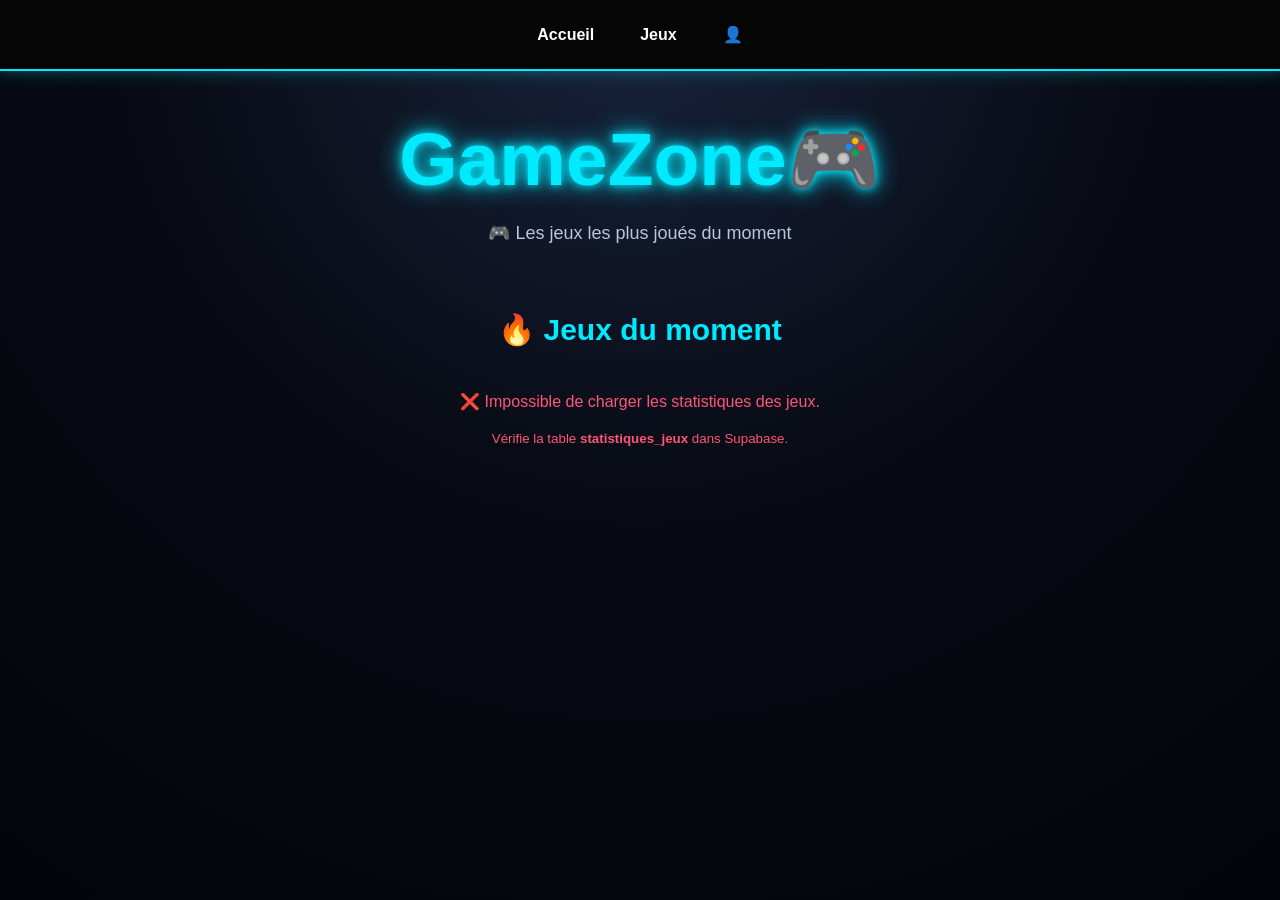
<file: index.html>
<!DOCTYPE html>
<html lang="fr">

<head>

    <meta charset="UTF-8">

    <meta name="viewport"
          content="width=device-width, initial-scale=1.0">

    <title>GameZone🎮</title>

    <style>

        * {
            box-sizing: border-box;
        }

        html,
        body {
            margin: 0;
            padding: 0;
            min-height: 100%;
        }

        body {

            background:
                radial-gradient(
                    circle at top,
                    #18233d 0%,
                    #080b14 45%,
                    #03040a 100%
                );

            color: white;

            font-family: Arial, sans-serif;

            min-height: 100vh;

        }


        /* =====================================================
           NAVIGATION
        ===================================================== */

        nav {

            width: 100%;

            background: #050505;

            border-bottom:
                2px solid #00eaff;

            box-shadow:
                0 0 15px
                rgba(0, 234, 255, 0.35);

            display: flex;

            justify-content: center;

            align-items: center;

            gap: 10px;

            padding: 15px;

            position: sticky;

            top: 0;

            z-index: 1000;

        }


        nav a {

            color: white;

            text-decoration: none;

            font-weight: bold;

            padding: 10px 18px;

            border-radius: 8px;

            transition: 0.2s;

        }


        nav a:hover {

            background: #00eaff;

            color: #050505;

            box-shadow:
                0 0 15px
                rgba(0, 234, 255, 0.7);

        }


        /* =====================================================
           TITRE
        ===================================================== */

        header {

            text-align: center;

            padding: 45px 20px 25px;

        }


        h1 {

            margin: 0;

            font-size:
                clamp(40px, 8vw, 75px);

            color: #00eaff;

            text-shadow:
                0 0 10px #00eaff,
                0 0 25px #00eaff;

        }


        header p {

            color: #b8c7d9;

            font-size: 18px;

        }


        /* =====================================================
           SECTION
        ===================================================== */

        .section-jeux {

            width:
                min(1200px, 94%);

            margin: auto;

            padding-bottom: 50px;

        }


        .titre-section {

            text-align: center;

            font-size: 30px;

            margin-bottom: 25px;

            color: white;

        }


        .titre-section span {

            color: #00eaff;

        }


        /* =====================================================
           CHARGEMENT
        ===================================================== */

        #chargement {

            text-align: center;

            color: #00eaff;

            font-size: 18px;

            padding: 30px;

        }


        /* =====================================================
           GRILLE
        ===================================================== */

        .grille-jeux {

            display: grid;

            grid-template-columns:
                repeat(4, 1fr);

            gap: 20px;

        }


        /* =====================================================
           CARTE
        ===================================================== */

        .jeu {

            background:
                linear-gradient(
                    145deg,
                    #111827,
                    #080b12
                );

            border:
                1px solid
                rgba(0, 234, 255, 0.35);

            border-radius: 16px;

            padding: 20px;

            text-align: center;

            box-shadow:
                0 0 15px
                rgba(0, 234, 255, 0.12);

            transition:
                transform 0.2s,
                box-shadow 0.2s;

            position: relative;

            overflow: hidden;

        }


        .jeu:hover {

            transform:
                translateY(-7px);

            box-shadow:
                0 0 25px
                rgba(0, 234, 255, 0.35);

        }


        /* =====================================================
           CLASSEMENT
        ===================================================== */

        .rang {

            position: absolute;

            top: 10px;

            left: 10px;

            background: #00eaff;

            color: #050505;

            font-weight: bold;

            padding: 5px 9px;

            border-radius: 20px;

            font-size: 13px;

        }


        /* =====================================================
           NOM DU JEU
        ===================================================== */

        .jeu h3 {

            margin-top: 15px;

            margin-bottom: 10px;

            color: #00eaff;

        }


        /* =====================================================
           NOMBRE DE PARTIES
        ===================================================== */

        .parties {

            color: #aebdcc;

            margin-bottom: 18px;

        }


        /* =====================================================
           BOUTON
        ===================================================== */

        .bouton-jouer {

            display: inline-block;

            text-decoration: none;

            color: white;

            background:
                linear-gradient(
                    90deg,
                    #0077ff,
                    #00eaff
                );

            padding: 11px 22px;

            border-radius: 9px;

            font-weight: bold;

            transition: 0.2s;

        }


        .bouton-jouer:hover {

            transform:
                scale(1.05);

            box-shadow:
                0 0 18px
                rgba(0, 234, 255, 0.65);

        }


        /* =====================================================
           ERREUR
        ===================================================== */

        #erreur {

            display: none;

            text-align: center;

            color: #ff5577;

            padding: 20px;

        }


        /* =====================================================
           RESPONSIVE
        ===================================================== */

        @media (max-width: 900px) {

            .grille-jeux {

                grid-template-columns:
                    repeat(2, 1fr);

            }

        }


        @media (max-width: 550px) {

            nav {

                gap: 3px;

                padding: 10px;

            }


            nav a {

                padding: 8px 10px;

                font-size: 14px;

            }


            header {

                padding-top: 30px;

            }


            .grille-jeux {

                grid-template-columns: 1fr;

            }

        }

    </style>

</head>


<body>


    <!-- =====================================================
         NAVIGATION
    ===================================================== -->

    <nav>

        <a href="index.html">
            Accueil
        </a>

        <a href="liste-jeux.html">
            Jeux
        </a>

        <a
            href="compte.html"
            class="icone-compte"
            title="Mon compte"
        >
            👤
        </a>

    </nav>


    <!-- =====================================================
         HEADER
    ===================================================== -->

    <header>

        <h1>
            GameZone🎮
        </h1>

        <p>
            🎮 Les jeux les plus joués du moment
        </p>

    </header>


    <!-- =====================================================
         JEUX DU MOMENT
    ===================================================== -->

    <main class="section-jeux">

        <h2 class="titre-section">

            🔥 <span>Jeux du moment</span>

        </h2>


        <div id="chargement">

            ⏳ Chargement des jeux...

        </div>


        <div
            id="grilleJeux"
            class="grille-jeux"
        >
        </div>


        <div id="erreur">

            ❌ Impossible de charger
            les statistiques des jeux.

        </div>

    </main>


    <!-- =====================================================
         SUPABASE + JEUX DU MOMENT
    ===================================================== -->

    <script>

        /* =====================================================
           CONFIGURATION SUPABASE
        ===================================================== */

        const SUPABASE_URL =
            "https://pxgymcwpbesqyjochwgd.supabase.co";

        const SUPABASE_KEY =
            "sb_publishable_F0af00-z9ZDemm9ch1tIaA_wSNCZb9G";


        /* =====================================================
           CORRESPONDANCE DES JEUX
        ===================================================== */

       const jeux = {

    "Jeu de clics": {

        fichier: "jeux.html",

        emoji: "🎯"

    },

    "Devine le nombre": {

        fichier: "jeux2.html",

        emoji: "🔢"

    },

  

    "Snake": {

        fichier: "jeux4.html",

        emoji: "🐍"

    },

    "Pong": {

        fichier: "jeux5.html",

        emoji: "🏓"

    },

    "Space Invaders": {

        fichier: "jeux6.html",

        emoji: "👾"

    },

    "Flappy Bird": {

        fichier: "jeux7.html",

        emoji: "🐦"

    },

    "Tetris": {

        fichier: "jeux8.html",

        emoji: "🧱"

    }, 
    "racing 3D": {

        fichier: "jeux10.html",

        emoji: "🏎️"

    },
   
    /* =====================================================
       Cube Runner 3D
    ===================================================== */

    "Cube Runner 3D": {

        fichier: "jeux9.html",

        emoji: "🌌"

    }

};


        /* =====================================================
           ELEMENTS HTML
        ===================================================== */

        const chargement =
            document.getElementById(
                "chargement"
            );

        const grille =
            document.getElementById(
                "grilleJeux"
            );

        const erreur =
            document.getElementById(
                "erreur"
            );


        /* =====================================================
           CHARGER LES JEUX DU MOMENT
        ===================================================== */

        async function chargerJeuxDuMoment() {

            console.log(
                "🔄 Chargement de statistiques_jeux..."
            );


            try {

                const url =
                    SUPABASE_URL +
                    "/rest/v1/statistiques_jeux" +
                    "?select=nom_jeu,nombre_parties,ordre" +
                    "&order=nombre_parties.desc";


                console.log(
                    "🌐 URL Supabase :",
                    url
                );


                const resultat =
                    await fetch(
                        url,
                        {

                            method: "GET",

                            headers: {

                                "apikey":
                                    SUPABASE_KEY,

                                "Authorization":
                                    "Bearer " +
                                    SUPABASE_KEY,

                                "Accept":
                                    "application/json"

                            }

                        }
                    );


                console.log(
                    "📡 Réponse Supabase :",
                    resultat.status
                );


                if (!resultat.ok) {

                    const texte =
                        await resultat.text();

                    throw new Error(
                        texte
                    );

                }


                const statistiques =
                    await resultat.json();


                console.log(
                    "📊 Données reçues :",
                    statistiques
                );


                /* =================================================
                   FIN CHARGEMENT
                ================================================= */

                chargement.style.display =
                    "none";


                /* =================================================
                   VERIFIER LES DONNEES
                ================================================= */

                if (
                    !Array.isArray(statistiques) ||
                    statistiques.length === 0
                ) {

                    grille.innerHTML = `

                        <div
                            style="
                                grid-column:1/-1;
                                text-align:center;
                                padding:30px;
                                color:#aebdcc;
                            "
                        >

                            <div
                                style="
                                    font-size:50px;
                                    margin-bottom:15px;
                                "
                            >
                                🎮
                            </div>

                            <h3
                                style="
                                    color:#00eaff;
                                    margin-bottom:10px;
                                "
                            >
                                Aucun jeu joué pour le moment
                            </h3>

                            <p>
                                Joue à un jeu pour qu'il apparaisse
                                dans les
                                <strong>
                                    Jeux du moment
                                </strong>.
                            </p>

                        </div>

                    `;

                    return;

                }


                /* =================================================
                   GARDER UNIQUEMENT LES JEUX CONNUS
                ================================================= */

                const jeuxConnus =
                    statistiques.filter(
                        function(jeu) {

                            return Object.prototype.hasOwnProperty.call(
                                jeux,
                                jeu.nom_jeu
                            );

                        }
                    );


                /* =================================================
                   TRIER PAR NOMBRE DE PARTIES
                ================================================= */

                jeuxConnus.sort(
                    function(a, b) {

                        return (
                            Number(
                                b.nombre_parties
                            ) || 0
                        ) -
                        (
                            Number(
                                a.nombre_parties
                            ) || 0
                        );

                    }
                );


                /* =================================================
                   TOP 4
                ================================================= */

                const top4 =
                    jeuxConnus.slice(0, 4);


                grille.innerHTML =
                    "";


                /* =================================================
                   CREER LES CARTES
                ================================================= */

                top4.forEach(
                    function(
                        jeu,
                        index
                    ) {

                        const informations =
                            jeux[
                                jeu.nom_jeu
                            ];


                        if (!informations) {

                            return;

                        }


                        const carte =
                            document.createElement(
                                "article"
                            );


                        carte.className =
                            "jeu";


                        /* =========================
                           MEDAILLE
                        ========================= */

                        let medaille =
                            index + 1;


                        if (index === 0) {

                            medaille =
                                "🥇";

                        }

                        else if (index === 1) {

                            medaille =
                                "🥈";

                        }

                        else if (index === 2) {

                            medaille =
                                "🥉";

                        }


                        /* =========================
                           NOMBRE DE PARTIES
                        ========================= */

                        const nombreParties =
                            Number(
                                jeu.nombre_parties
                            ) || 0;


                        /* =========================
                           CARTE
                        ========================= */

                        carte.innerHTML = `

                            <div class="rang">

                                ${medaille}

                            </div>


                            <div
                                style="
                                    font-size:55px;
                                    margin-top:15px;
                                "
                            >

                                ${informations.emoji}

                            </div>


                            <h3>

                                ${jeu.nom_jeu}

                            </h3>


                            <div class="parties">

                                🎮
                                ${nombreParties.toLocaleString("fr-FR")}

                                partie${

                                    nombreParties > 1
                                        ? "s"
                                        : ""

                                }

                            </div>


                            <a
                                class="bouton-jouer"
                                href="${informations.fichier}"
                            >

                                ▶️ Jouer

                            </a>

                        `;


                        grille.appendChild(
                            carte
                        );

                    }
                );


                /* =================================================
                   AUCUN JEU RECONNU
                ================================================= */

                if (
                    top4.length === 0
                ) {

                    grille.innerHTML = `

                        <div
                            style="
                                grid-column:1/-1;
                                text-align:center;
                                padding:30px;
                                color:#aebdcc;
                            "
                        >

                            <div
                                style="
                                    font-size:50px;
                                    margin-bottom:15px;
                                "
                            >
                                🎮
                            </div>

                            <h3
                                style="
                                    color:#00eaff;
                                "
                            >
                                Aucun jeu reconnu
                            </h3>

                            <p>
                                Les noms de
                                <strong>
                                    statistiques_jeux
                                </strong>
                                ne correspondent pas
                                aux jeux de GameZone.
                            </p>

                        </div>

                    `;

                }

            }


            catch (e) {

                console.error(
                    "❌ Erreur Supabase :",
                    e
                );


                chargement.style.display =
                    "none";


                erreur.style.display =
                    "block";


                erreur.innerHTML = `

                    ❌ Impossible de charger
                    les statistiques des jeux.

                    <br><br>

                    <small>

                        Vérifie la table
                        <strong>
                            statistiques_jeux
                        </strong>
                        dans Supabase.

                    </small>

                `;

            }

        }


        /* =====================================================
           DEMARRAGE
        ===================================================== */

        chargerJeuxDuMoment();

    </script>

</body>

</html>
</file>
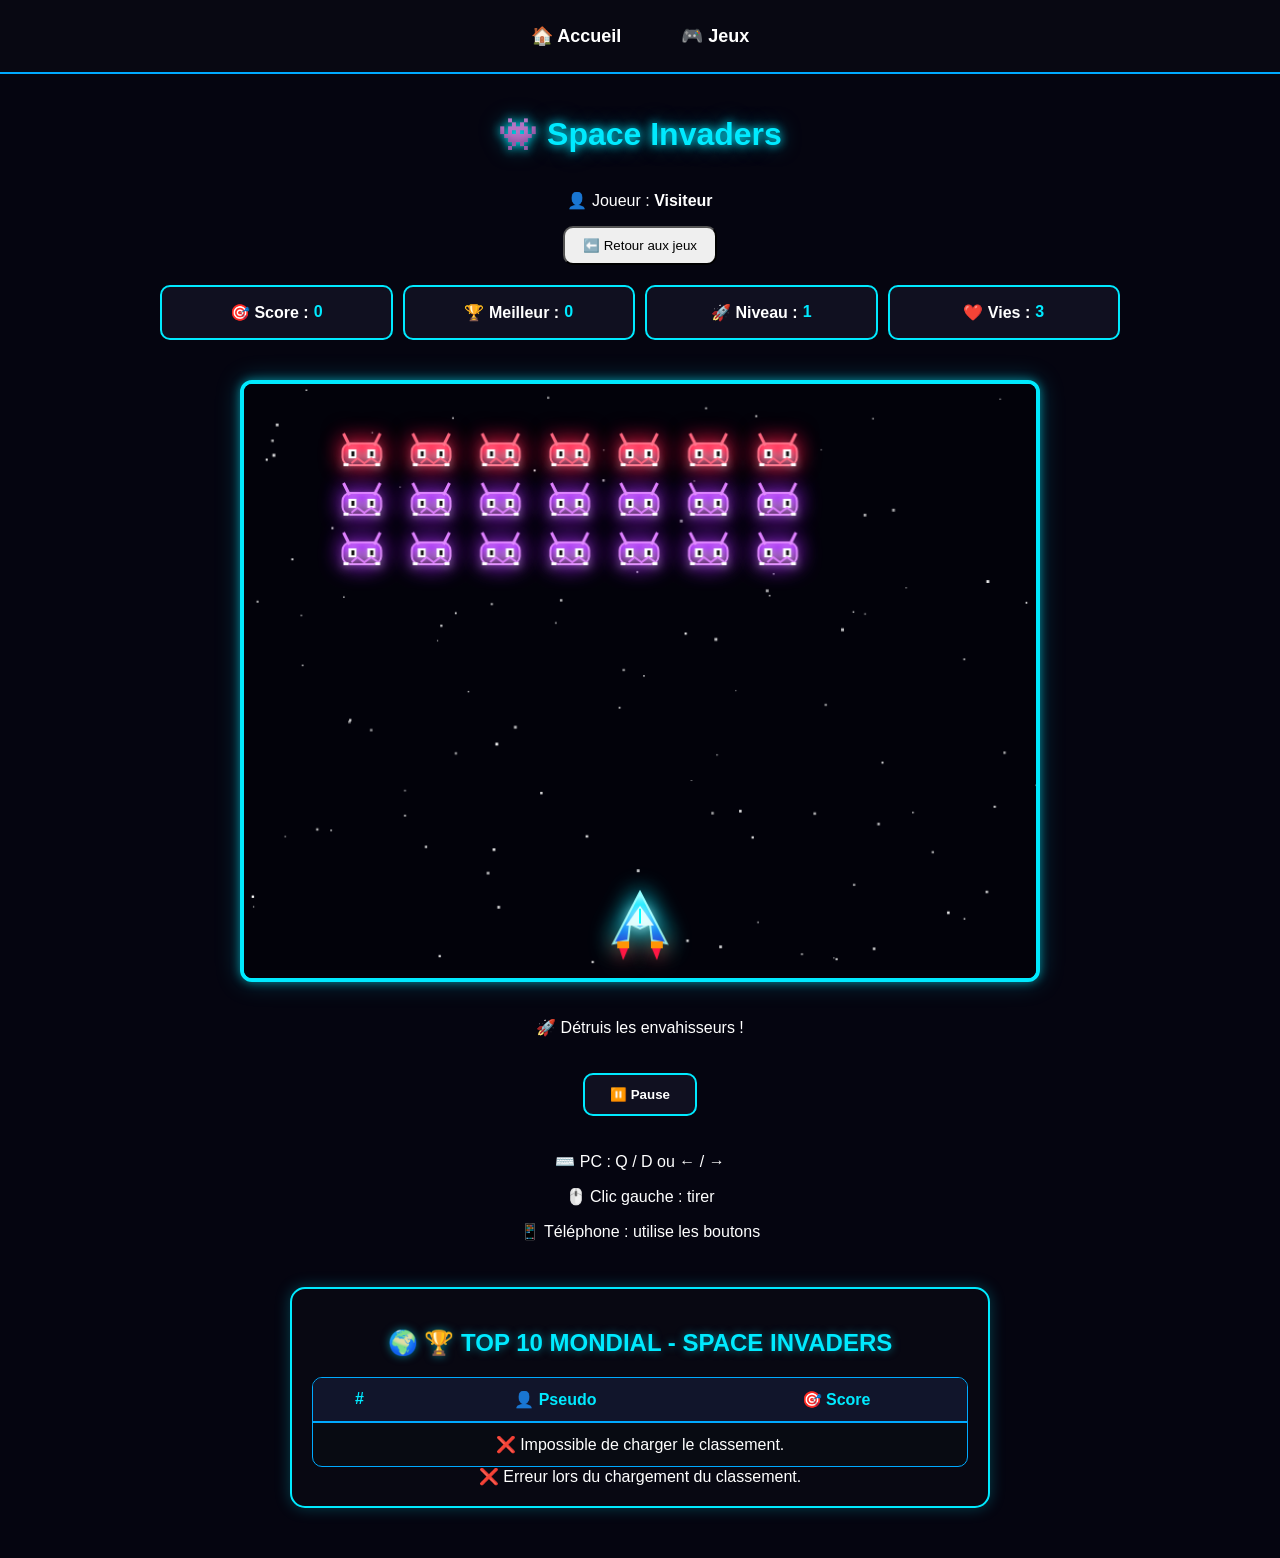
<file: jeux6.html>
<!DOCTYPE html>
<html lang="fr">

<head>

<meta charset="UTF-8">

<meta name="viewport"
      content="width=device-width, initial-scale=1.0">

<title>GameZone - Space Invaders</title>

<link rel="stylesheet" href="style.css">

</head>


<body class="page-space">


<!-- =========================================================
     MENU
========================================================= -->

<nav>

    <a href="index.html">
        🏠 Accueil
    </a>

    <a href="liste-jeux.html">
        🎮 Jeux
    </a>

</nav>


<!-- =========================================================
     CONTENU
========================================================= -->

<main class="container">


<h1>
    👾 Space Invaders
</h1>


<!-- =========================================================
     PSEUDO / VISITEUR
========================================================= -->

<p class="pseudo-joueur">

    👤 Joueur :

    <strong id="pseudoAffiche">
        Visiteur
    </strong>

</p>


<!-- =========================================================
     RETOUR
========================================================= -->

<div>

    <a href="liste-jeux.html">

        <button style="padding:10px 18px;">

            ⬅️ Retour aux jeux

        </button>

    </a>

</div>


<!-- =========================================================
     INFORMATIONS
========================================================= -->

<div class="infos">

    <div>

        🎯 Score :

        <span id="score">
            0
        </span>

    </div>


    <div>

        🏆 Meilleur :

        <span id="meilleurScore">
            0
        </span>

    </div>


    <div>

        🚀 Niveau :

        <span id="niveau">
            1
        </span>

    </div>


    <div>

        ❤️ Vies :

        <span id="vies">
            3
        </span>

    </div>

</div>


<!-- =========================================================
     JEU
========================================================= -->

<canvas
    id="jeuSpace"
    width="800"
    height="600">

    Ton navigateur ne supporte pas le canvas.

</canvas>


<p id="message">

    🚀 Détruis les envahisseurs !

</p>


<!-- =========================================================
     BOUTONS
========================================================= -->

<div class="boutons">

    <button id="boutonPause">

        ⏸️ Pause

    </button>


    <button
        id="boutonRejouer"
        onclick="rejouer()"
        style="display:none;">

        🔄 Rejouer

    </button>

</div>


<!-- =========================================================
     COMMANDES
========================================================= -->

<div class="commandes">

    <p>
        ⌨️ PC : Q / D ou ← / →
    </p>

    <p>
        🖱️ Clic gauche : tirer
    </p>

    <p>
        📱 Téléphone : utilise les boutons
    </p>

</div>


<!-- =========================================================
     CONTROLES MOBILE
========================================================= -->

<div class="controles-mobile">

    <button id="gauche">
        ⬅️
    </button>


    <button id="tirer">
        🔥
    </button>


    <button id="droite">
        ➡️
    </button>

</div>


<!-- =========================================================
     CLASSEMENT
========================================================= -->

<section class="classement">

    <h2>
        🌍 🏆 TOP 10 MONDIAL - SPACE INVADERS
    </h2>


    <table id="tableauScores">

        <thead>

            <tr>

                <th>#</th>

                <th>👤 Pseudo</th>

                <th>🎯 Score</th>

            </tr>

        </thead>


        <tbody id="listeScores">

            <tr>

                <td colspan="3">
                    ⏳ Chargement...
                </td>

            </tr>

        </tbody>

    </table>


    <div
        class="statut"
        id="statutClassement">

        🌍 Chargement du classement...

    </div>

</section>


</main>


<script src="script6.js"></script>

</body>

</html>
</file>
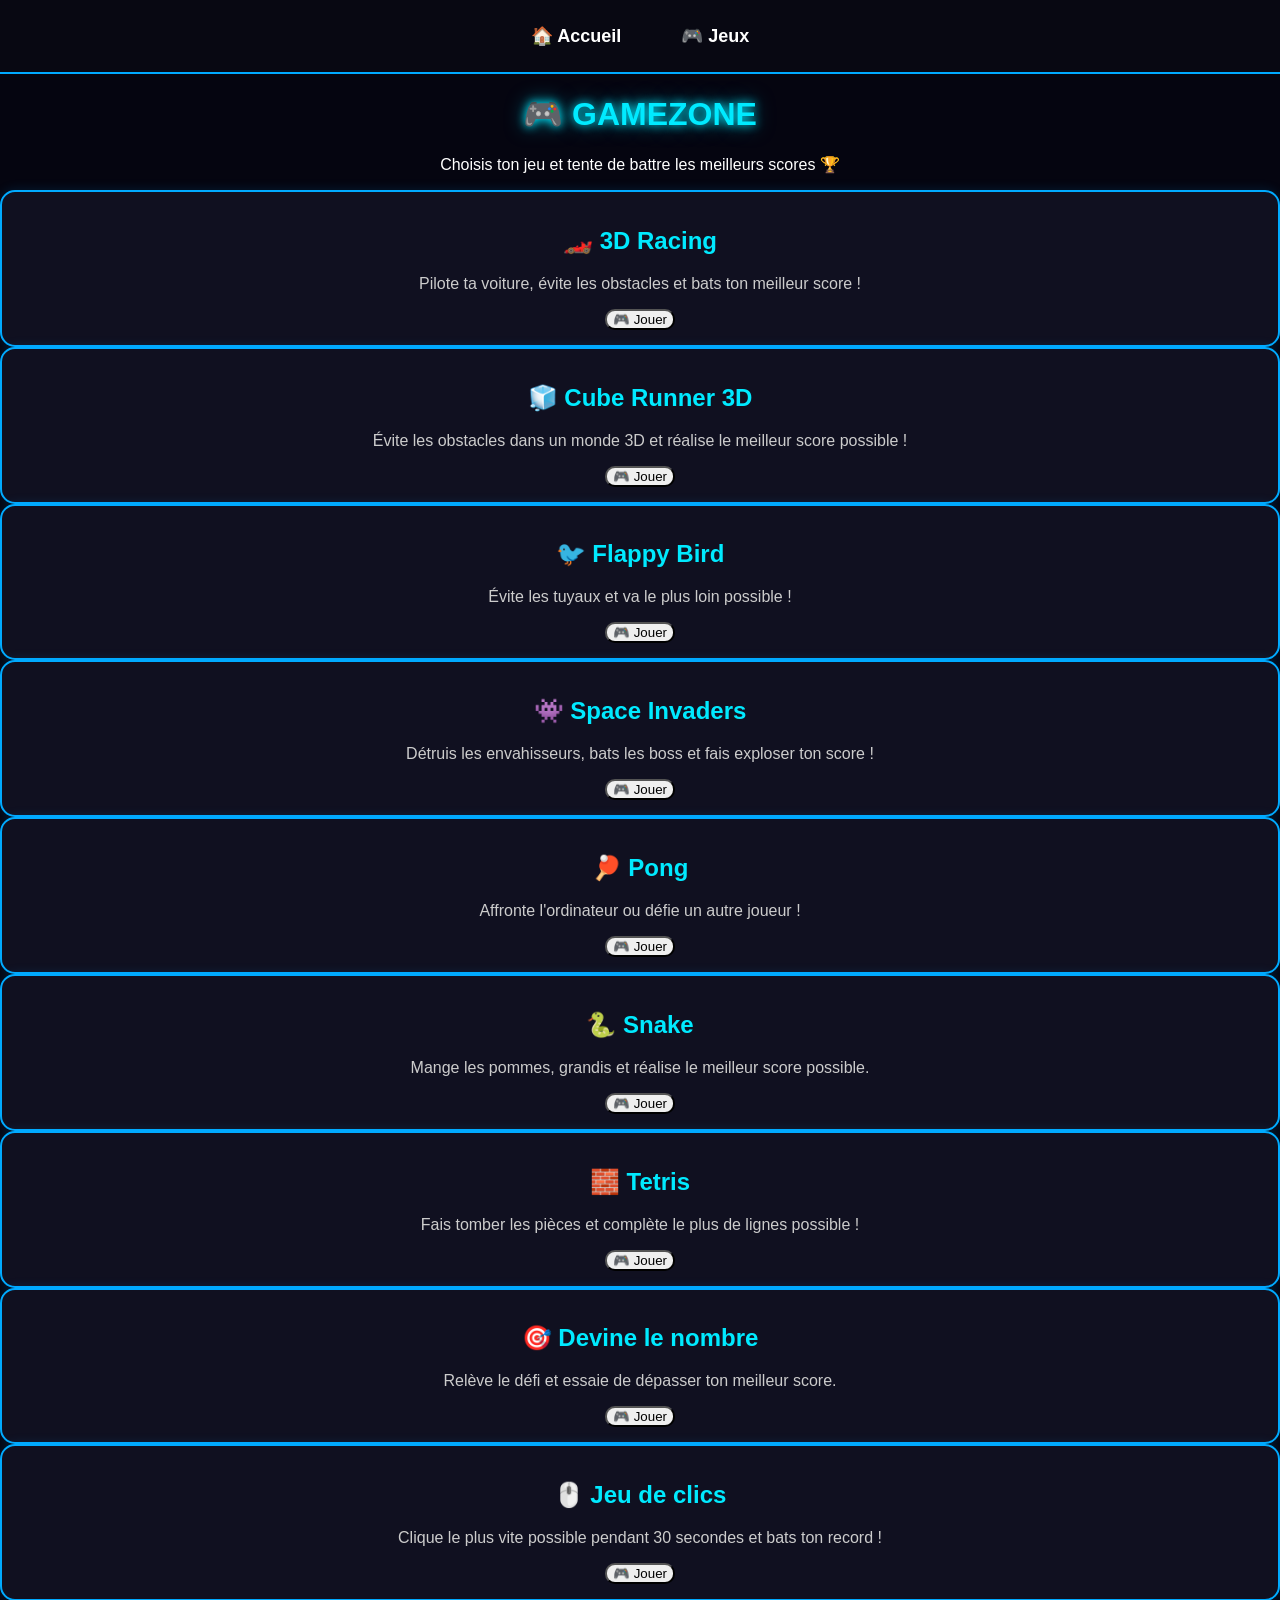
<file: liste-jeux.html>
<!DOCTYPE html>
<html lang="fr">

<head>

    <meta charset="UTF-8">

    <meta name="viewport"
          content="width=device-width, initial-scale=1.0">

    <title>GameZone - Jeux</title>

    <link rel="stylesheet" href="style.css">

</head>

<body>

    <script src="script-liste-jeux.js"></script>

    <nav>

        <a href="index.html">
            🏠 Accueil
        </a>

        <a href="liste-jeux.html">
            🎮 Jeux
        </a>

    </nav>


    <!-- ==================================================
         TITRE
    ================================================== -->

    <h1>
        🎮 GAMEZONE
    </h1>

    <p class="sous-titre">
        Choisis ton jeu et tente de battre les meilleurs scores 🏆
    </p>


    <!-- ==================================================
         JEUX
         ORDRE : 10 → 9 → 8 → 7 → 6 → 5 → 4 → 3 → 2 → 1
    ================================================== -->
   

<!-- ==================================================
     JEU 10 — 3D RACING
================================================== -->

<div class="jeu">

    <div>

        <h2>
            🏎️ 3D Racing
        </h2>

        <p>
            Pilote ta voiture, évite les obstacles
            et bats ton meilleur score !
        </p>

    </div>

    <a href="jeux10.html">

        <button>
            🎮 Jouer
        </button>

    </a>

</div>


<!-- ==================================================
     JEU 9 — CUBE RUNNER 3D
================================================== -->

<div class="jeu">

    <div>

        <h2>
            🧊 Cube Runner 3D
        </h2>

        <p>
            Évite les obstacles dans un monde 3D
            et réalise le meilleur score possible !
        </p>

    </div>

    <a href="jeux9.html">

        <button>
            🎮 Jouer
        </button>

    </a>

</div>

        <!-- ==================================================
             JEU 7 — FLAPPY
        ================================================== -->

        <div class="jeu">

            <div>

                <h2>
                    🐦 Flappy Bird
                </h2>

                <p>
                    Évite les tuyaux et va le plus loin possible !
                </p>

            </div>

            <a href="jeux7.html">

                <button>
                    🎮 Jouer
                </button>

            </a>

        </div>



        <!-- ==================================================
             JEU 6 — SPACE INVADERS
        ================================================== -->

        <div class="jeu">

            <div>

                <h2>
                    👾 Space Invaders
                </h2>

                <p>
                    Détruis les envahisseurs,
                    bats les boss et fais exploser ton score !
                </p>

            </div>

            <a href="jeux6.html">

                <button>
                    🎮 Jouer
                </button>

            </a>

        </div>



        <!-- ==================================================
             JEU 5 — PONG
        ================================================== -->

        <div class="jeu">

            <div>

                <h2>
                    🏓 Pong
                </h2>

                <p>
                    Affronte l'ordinateur ou défie
                    un autre joueur !
                </p>

            </div>

            <a href="jeux5.html">

                <button>
                    🎮 Jouer
                </button>

            </a>

        </div>



        <!-- ==================================================
             JEU 4 — SNAKE
        ================================================== -->

        <div class="jeu">

            <div>

                <h2>
                    🐍 Snake
                </h2>

                <p>
                    Mange les pommes, grandis et
                    réalise le meilleur score possible.
                </p>

            </div>

            <a href="jeux4.html">

                <button>
                    🎮 Jouer
                </button>

            </a>

        </div>


       <!-- ==================================================
     JEU 8 — TETRIS
================================================== -->

<div class="jeu">

    <div>

        <h2>
            🧱 Tetris
        </h2>

        <p>
            Fais tomber les pièces et complète
            le plus de lignes possible !
        </p>

    </div>

    <a href="jeux8.html">

        <button>
            🎮 Jouer
        </button>

    </a>

</div>



      
        <!-- ==================================================
             JEU 2 — DEVINE LE NOMBRE
        ================================================== -->

        <div class="jeu">

            <div>

                <h2>
                    🎯 Devine le nombre
                </h2>

                <p>
                    Relève le défi et essaie de dépasser
                    ton meilleur score.
                </p>

            </div>

            <a href="jeux2.html">

                <button>
                    🎮 Jouer
                </button>

            </a>

        </div>



        <!-- ==================================================
             JEU 1 — CLICKER
        ================================================== -->

        <div class="jeu">

            <div>

                <h2>
                    🖱️ Jeu de clics
                </h2>

                <p>
                    Clique le plus vite possible pendant
                    30 secondes et bats ton record !
                </p>

            </div>

            <a href="jeux.html">

                <button>
                    🎮 Jouer
                </button>

            </a>

        </div>


    </main>


    <!-- ==================================================
         RETOUR
    ================================================== -->

    <div class="retour">

        <a href="index.html">

            <button>
                🏠 Retour à l'accueil
            </button>

        </a>

    </div>


</body>

</html>
</file>
<file: style.css>
/* =========================================================
   GAMEZONE — STYLE GLOBAL PROPRE
   PC + MOBILE
========================================================= */

* {
    box-sizing: border-box;
}

html {
    margin: 0;
    padding: 0;
    min-height: 100%;
}

body {
    margin: 0;
    padding: 0;
    min-height: 100vh;

    background: #050510;
    color: white;

    font-family: Arial, Helvetica, sans-serif;

    text-align: center;

    overflow-x: hidden;
}

button,
input {
    font-family: inherit;
}

button {
    cursor: pointer;
    -webkit-tap-highlight-color: transparent;
}

h1,
h2,
h3,
h4,
h5,
h6,
p,
span,
label {
    text-align: center;
}

h1 {
    color: #00eaff;

    text-shadow:
        0 0 10px #00eaff,
        0 0 20px rgba(0, 234, 255, 0.5);
}


/* =========================================================
   MENU
========================================================= */

nav {
    width: 100%;
    min-height: 70px;

    padding: 15px;

    background: #080812;

    border-bottom: 2px solid #00aaff;

    display: flex;
    justify-content: center;
    align-items: center;

    gap: 30px;

    position: relative;
    z-index: 1000;

    text-align: center;
}

nav a {
    color: white;

    text-decoration: none;

    font-size: 18px;
    font-weight: bold;

    padding: 10px 15px;

    border-radius: 8px;

    transition: 0.2s;

    text-align: center;
}

nav a:hover {
    color: #00aaff;
    background: #101025;

    transform: translateY(-2px);
}

.menu-gauche {
    display: flex;

    justify-content: center;
    align-items: center;

    gap: 30px;

    text-align: center;
}


/* =========================================================
   ICONE COMPTE
========================================================= */

.page-accueil nav,
.page-compte nav {
    position: relative;
}

.page-accueil .icone-compte,
.page-compte .icone-compte {
    position: absolute;

    right: 20px;
    top: 50%;

    transform: translateY(-50%);

    width: 45px;
    height: 45px;

    display: flex;

    justify-content: center;
    align-items: center;

    padding: 0;

    background: #101025;

    border: 2px solid #00aaff;
    border-radius: 50%;

    color: white;

    font-size: 22px;

    text-decoration: none;

    box-shadow:
        0 0 10px rgba(0, 170, 255, 0.25);

    transition: 0.2s;

    text-align: center;
}

.page-accueil .icone-compte:hover,
.page-compte .icone-compte:hover {
    background: #00aaff;
    color: black;

    transform:
        translateY(-50%)
        scale(1.08);
}


/* =========================================================
   ACCUEIL
========================================================= */

.page-accueil {
    width: 100%;
    min-height: 100vh;

    display: flex;
    flex-direction: column;
    align-items: center;

    text-align: center;
}

.page-accueil .bienvenue {
    width: 100%;

    margin: 10px 0 25px;

    color: #ddd;

    font-size: 18px;

    text-align: center;
}


/* =========================================================
   LISTE DES JEUX
========================================================= */

.liste-jeux {
    width: min(1200px, 94%);

    margin: 0 auto;

    text-align: center;
}

.grille-jeux {
    width: 100%;

    display: grid;

    grid-template-columns:
        repeat(4, minmax(0, 1fr));

    gap: 20px;

    justify-content: center;

    align-items: stretch;
}

.jeu {
    width: 100%;

    background: #101020;

    border: 2px solid #00aaff;
    border-radius: 15px;

    padding: 15px;

    text-align: center;

    box-shadow:
        0 0 12px rgba(0, 170, 255, 0.15);

    transition: 0.2s;

    display: flex;
    flex-direction: column;
    align-items: center;
}

.jeu:hover {
    transform: translateY(-5px);

    box-shadow:
        0 0 20px rgba(0, 170, 255, 0.4);
}

.jeu img {
    display: block;

    width: 100%;
    height: auto;

    margin: 0 auto;

    border-radius: 10px;
}

.jeu h2,
.jeu h3,
.jeu p {
    width: 100%;

    text-align: center;
}

.jeu h2,
.jeu h3 {
    color: #00eaff;
}

.jeu p {
    color: #ccc;
}


/* =========================================================
   BOUTONS GENERAUX
========================================================= */

button,
.bouton-jeu {
    border-radius: 10px;
}

.bouton-jeu {
    display: inline-flex;

    justify-content: center;
    align-items: center;

    padding: 12px 25px;

    background: #101025;

    border: 2px solid #00aaff;

    color: white;

    text-decoration: none;

    font-weight: bold;

    text-align: center;

    transition: 0.2s;
}

.bouton-jeu:hover {
    background: #00aaff;
    color: black;

    box-shadow:
        0 0 15px rgba(0, 170, 255, 0.5);

    transform: translateY(-2px);
}


/* =========================================================
   RETOUR AUX JEUX
========================================================= */

.bouton-retour-jeux {
    display: inline-flex;

    justify-content: center;
    align-items: center;

    margin: 10px auto 20px;

    padding: 12px 22px;

    background: #101020;

    border: 2px solid #00aaff;
    border-radius: 10px;

    color: white;

    text-decoration: none;

    font-size: 16px;
    font-weight: bold;

    text-align: center;

    transition: 0.2s;
}

.bouton-retour-jeux:hover {
    background: #00aaff;
    color: black;

    box-shadow:
        0 0 15px rgba(0, 170, 255, 0.6);

    transform: translateY(-2px);
}

.bouton-retour-jeux:active {
    transform: scale(0.95);
}


/* =========================================================
   REGLE GENERALE DE CENTRAGE DES JEUX
========================================================= */

.page-clicker,
.page-nombre,
.page-pfc,
.page-snake,
.page-space,
.page-flappy,
.page-tetris,
.page-pong,
.jeu3d-container,
.racing3d-container,
.game10-page {
    width: 100%;

    text-align: center;
}


/* =========================================================
   JEU DE CLICS
========================================================= */

.page-clicker {
    min-height: 100vh;

    display: flex;

    flex-direction: column;

    align-items: center;

    text-align: center;
}

.page-clicker h1,
.page-clicker h2,
.page-clicker h3,
.page-clicker p,
.page-clicker span {
    width: 100%;

    text-align: center;
}

.clicker-container {
    width: 95%;
    max-width: 700px;

    margin: 30px auto;

    display: flex;

    flex-direction: column;

    align-items: center;
    justify-content: center;

    text-align: center;
}

.clicker-container > * {
    margin-left: auto;
    margin-right: auto;

    text-align: center;
}

.clicker-score {
    width: 100%;

    font-size: 30px;

    color: #00eaff;

    font-weight: bold;

    text-align: center;
}

.bouton-clicker {
    width: 200px;
    height: 200px;

    margin: 20px auto;

    display: flex;

    justify-content: center;
    align-items: center;

    border: 4px solid #00eaff;
    border-radius: 50%;

    background: #101020;
    color: white;

    font-size: 28px;
    font-weight: bold;

    text-align: center;

    box-shadow:
        0 0 20px rgba(0, 234, 255, 0.4);

    transition: 0.1s;
}

.bouton-clicker:hover {
    box-shadow:
        0 0 30px rgba(0, 234, 255, 0.7);
}

.bouton-clicker:active {
    transform: scale(0.92);
}


/* =========================================================
   DEVINE LE NOMBRE
========================================================= */

.page-nombre {
    min-height: 100vh;

    display: flex;
    flex-direction: column;
    align-items: center;

    text-align: center;
}

.page-nombre h1,
.page-nombre h2,
.page-nombre h3,
.page-nombre p,
.page-nombre span {
    text-align: center;
}

.nombre-container {
    width: 95%;
    max-width: 600px;

    margin: 30px auto;

    display: flex;

    flex-direction: column;

    align-items: center;

    justify-content: center;

    text-align: center;
}

.nombre-container > * {
    margin-left: auto;
    margin-right: auto;

    text-align: center;
}

.nombre-container input {
    width: 200px;
    max-width: 100%;

    padding: 12px;

    background: #101020;

    color: white;

    border: 2px solid #00aaff;

    border-radius: 10px;

    text-align: center;

    font-size: 18px;
}

.nombre-container button {
    margin: 10px;

    padding: 12px 20px;

    background: #101025;

    color: white;

    border: 2px solid #00aaff;

    border-radius: 10px;

    text-align: center;
}


/* =========================================================
   PIERRE FEUILLE CISEAUX
========================================================= */

.page-pfc {
    min-height: 100vh;

    display: flex;
    flex-direction: column;
    align-items: center;

    text-align: center;
}

.page-pfc h1,
.page-pfc h2,
.page-pfc h3,
.page-pfc p,
.page-pfc span {
    text-align: center;
}

.pfc-container {
    width: 95%;
    max-width: 700px;

    margin: 30px auto;

    display: flex;

    flex-direction: column;

    align-items: center;

    text-align: center;
}

.pfc-container > * {
    text-align: center;
}

.boutons-pfc {
    width: 100%;

    display: flex;

    justify-content: center;
    align-items: center;

    flex-wrap: wrap;

    gap: 15px;

    margin: 0 auto;

    text-align: center;
}

.boutons-pfc button {
    min-width: 100px;
    min-height: 60px;

    background: #101025;

    color: white;

    border: 2px solid #00aaff;

    font-size: 18px;
    font-weight: bold;

    text-align: center;

    transition: 0.2s;
}

.boutons-pfc button:hover {
    background: #00aaff;
    color: black;
}


/* =========================================================
   SNAKE
========================================================= */

.page-snake {
    min-height: 100vh;
    width: 100%;

    display: flex;
    flex-direction: column;
    align-items: center;

    text-align: center;
}

.page-snake h1,
.page-snake h2,
.page-snake h3,
.page-snake p,
.page-snake span {
    width: 100%;
    text-align: center;
}

.snake-container {
    width: 95%;
    max-width: 700px;

    margin: 20px auto;

    display: flex;
    flex-direction: column;

    align-items: center;
    justify-content: center;

    text-align: center;
}

.snake-container > * {
    margin-left: auto;
    margin-right: auto;
    text-align: center;
}


/* =========================================================
   ECRAN SNAKE
========================================================= */

#jeu {
    display: block;

    width: 400px;
    max-width: 100%;
    height: auto;

    margin: 20px auto;

    background: #050510;

    border: 3px solid #00ff66;
    border-radius: 10px;

    box-shadow:
        0 0 20px rgba(0, 255, 102, 0.4);
}


/* =========================================================
   SNAKE — CONTROLES
========================================================= */

/* =========================================================
   SNAKE — CONTROLES PARFAITEMENT DROITS
========================================================= */

.controles-snake {
    width: 100%;

    display: grid;

    grid-template-columns: 70px 70px 70px;
    grid-template-rows: 60px 60px;

    gap: 0;

    justify-content: center;
    align-items: center;

    margin: 25px auto;
}


/* TOUS LES BOUTONS */

.controles-snake button {
    width: 70px;
    height: 60px;

    margin: 0;
    padding: 0;

    display: flex;
    justify-content: center;
    align-items: center;

    background: #101020;
    color: white;

    border: 2px solid #00ff66;
    border-radius: 10px;

    font-size: 24px;
    font-weight: bold;

    line-height: 1;

    text-align: center;

    touch-action: manipulation;
    user-select: none;

    transition: 0.15s;
}


/* ⬆️ HAUT */

.controles-snake button:nth-child(1) {
    grid-column: 2;
    grid-row: 1;
}


/* ⬇️ BAS */

.controles-snake button:nth-child(2) {
    grid-column: 2;
    grid-row: 2;
}


/* ⬅️ GAUCHE */

.controles-snake button:nth-child(3) {
    grid-column: 1;
    grid-row: 2;
}


/* ➡️ DROITE */

.controles-snake button:nth-child(4) {
    grid-column: 3;
    grid-row: 2;
}


/* EFFET APPUI */

.controles-snake button:active {
    transform: scale(0.9);

    background: #00ff66;
    color: black;
}


/* =========================================================
   PETIT TELEPHONE
========================================================= */

@media (max-width: 480px) {

    .controles-snake {
        grid-template-columns: 60px 60px 60px;
        grid-template-rows: 55px 55px;
    }

    .controles-snake button {
        width: 60px;
        height: 55px;

        font-size: 22px;
    }
}
/* =========================================================
   SPACE INVADERS
========================================================= */

.page-space {
    min-height: 100vh;

    background: #050510;

    display: flex;

    flex-direction: column;

    align-items: center;

    text-align: center;
}

.page-space h1,
.page-space h2,
.page-space h3,
.page-space p,
.page-space span {
    text-align: center;
}

.page-space .container {
    width: 95%;
    max-width: 1000px;

    margin: 0 auto;

    padding: 20px;

    display: flex;

    flex-direction: column;

    align-items: center;

    text-align: center;
}

.page-space .infos {
    width: 100%;

    display: grid;

    grid-template-columns:
        repeat(4, 1fr);

    gap: 10px;

    margin: 20px auto;

    text-align: center;
}

.page-space .infos > div {
    min-height: 55px;

    padding: 10px;

    background: #101020;

    border: 2px solid #00eaff;

    border-radius: 10px;

    display: flex;

    justify-content: center;
    align-items: center;

    font-weight: bold;

    text-align: center;
}

.page-space .infos span {
    color: #00eaff;

    margin-left: 5px;

    text-align: center;
}


/* =========================================================
   ECRAN SPACE INVADERS
========================================================= */

#jeuSpaceInvaders,
#jeuSpace {
    display: block;

    width: 800px;
    max-width: 100%;

    height: auto;

    margin: 20px auto;

    background: #020208;

    border: 4px solid #00eaff;

    border-radius: 12px;

    box-shadow:
        0 0 10px rgba(0, 234, 255, 0.5),
        0 0 25px rgba(0, 234, 255, 0.25);
}


/* =========================================================
   SPACE — BOUTONS
========================================================= */

.page-space .boutons {
    width: 100%;

    display: flex;

    justify-content: center;
    align-items: center;

    flex-wrap: wrap;

    gap: 15px;

    margin: 20px auto;

    text-align: center;
}

.page-space .boutons button {
    padding: 12px 25px;

    background: #101020;

    color: white;

    border: 2px solid #00eaff;

    border-radius: 10px;

    font-weight: bold;

    text-align: center;
}

.page-space .boutons button:hover {
    background: #00eaff;
    color: black;
}


/* =========================================================
   SPACE — CONTROLES MOBILE
========================================================= */

.page-space .controles-mobile {
    display: none;
}

@media (max-width: 768px) {

    .page-space .controles-mobile {
        position: fixed;

        left: 0;
        right: 0;
        bottom: 15px;

        width: 100%;

        display: flex;

        justify-content: center;
        align-items: center;

        gap: 25px;

        padding: 0 15px;

        z-index: 99999;

        pointer-events: none;
    }

    .page-space .controles-mobile button {
        pointer-events: auto;

        width: 70px;
        height: 70px;

        display: flex;

        justify-content: center;
        align-items: center;

        padding: 0;

        border-radius: 15px;

        font-size: 32px;

        touch-action: none;

        text-align: center;
    }
}


/* =========================================================
   FLAPPY BIRD
========================================================= */

.page-flappy {
    min-height: 100vh;

    display: flex;

    flex-direction: column;

    align-items: center;

    text-align: center;
}

.page-flappy h1,
.page-flappy h2,
.page-flappy h3,
.page-flappy p,
.page-flappy span {
    text-align: center;
}

.flappy-container {
    width: 95%;
    max-width: 900px;

    margin: 20px auto;

    display: flex;

    flex-direction: column;

    align-items: center;

    text-align: center;
}

.page-flappy h1 {
    width: 100%;

    margin: 20px auto;

    text-align: center;
}

.flappy-infos {
    width: 100%;
    max-width: 500px;

    margin: 10px auto 20px;

    display: flex;

    justify-content: center;

    gap: 15px;

    text-align: center;
}

.flappy-infos > div {
    flex: 1;

    padding: 10px;

    background: #101010;

    border: 2px solid #00ffff;

    border-radius: 12px;

    color: white;

    font-weight: bold;

    text-align: center;
}

.flappy-infos span {
    color: #00ffff;

    font-size: 22px;

    text-align: center;
}

.flappy-zone {
    position: relative;

    width: 400px;
    max-width: 100%;

    margin: 0 auto;

    display: flex;

    justify-content: center;
    align-items: center;
}

#jeuFlappy {
    display: block;

    width: 400px;
    max-width: 100%;

    height: auto;

    margin: 0 auto;

    background: #050520;

    border: 4px solid #00ffff;

    border-radius: 15px;

    box-shadow:
        0 0 12px #00ffff,
        0 0 25px rgba(0, 255, 255, 0.35);
}

#messageFlappy {
    position: absolute;

    top: 50%;
    left: 50%;

    transform: translate(-50%, -50%);

    width: 80%;

    padding: 15px;

    background: rgba(0, 0, 0, 0.85);

    border: 2px solid #00ffff;

    border-radius: 12px;

    color: white;

    text-align: center;

    font-weight: bold;

    z-index: 5;
}

.flappy-boutons,
.flappy-mobile {
    width: 100%;

    display: flex;

    justify-content: center;
    align-items: center;

    flex-wrap: wrap;

    gap: 15px;

    margin: 20px auto;

    text-align: center;
}

.flappy-mobile button {
    width: 75px;
    height: 60px;

    font-size: 28px;

    text-align: center;
}

.flappy-commandes {
    width: 100%;
    max-width: 500px;

    margin: 10px auto 30px;

    padding: 15px;

    background: #101010;

    border: 2px solid #333;

    border-radius: 15px;

    text-align: center;
}


/* =========================================================
   TETRIS
========================================================= */

.page-tetris {
    min-height: 100vh;

    background: #02020a;

    display: flex;

    flex-direction: column;

    align-items: center;

    text-align: center;
}

.page-tetris h1,
.page-tetris h2,
.page-tetris h3,
.page-tetris p,
.page-tetris span {
    text-align: center;
}

.page-tetris .container {
    width: 100%;
    max-width: 1000px;

    margin: 0 auto;

    padding: 20px;

    display: flex;

    flex-direction: column;

    align-items: center;

    text-align: center;
}

.page-tetris .infos {
    display: flex;

    justify-content: center;
    align-items: center;

    flex-wrap: wrap;

    gap: 20px;

    margin: 20px auto;

    text-align: center;
}

.page-tetris .infos div {
    background: #11152b;

    border: 2px solid #00eaff;

    border-radius: 10px;

    padding: 10px 18px;

    box-shadow:
        0 0 10px rgba(0, 234, 255, 0.4);

    text-align: center;
}

#jeuTetris {
    display: block;

    margin: 20px auto;

    background: #050510;

    border: 3px solid #00eaff;

    border-radius: 8px;

    box-shadow:
        0 0 25px rgba(0, 234, 255, 0.5);

    max-width: 100%;

    height: auto;
}

.page-tetris .boutons {
    display: flex;

    justify-content: center;
    align-items: center;

    flex-wrap: wrap;

    gap: 15px;

    margin: 20px auto;

    text-align: center;
}

.page-tetris .commandes {
    width: 100%;
    max-width: 600px;

    margin: 20px auto;

    padding: 15px;

    background: #0d1020;

    border: 1px solid #333;

    border-radius: 10px;

    text-align: center;
}


/* =========================================================
   TETRIS CONTROLES MOBILE
========================================================= */

.controles-tetris-mobile {
    display: none;
}

@media (max-width: 768px) {

    .controles-tetris-mobile {
        position: fixed;

        left: 0;
        right: 0;
        bottom: 10px;

        width: 100%;

        display: flex;

        justify-content: center;
        align-items: center;

        gap: 8px;

        padding: 10px;

        z-index: 99999;

        pointer-events: none;
    }

    .controles-tetris-mobile button {
        pointer-events: auto;

        width: 58px;
        height: 58px;

        padding: 0;

        border: 2px solid #00eaff;

        border-radius: 12px;

        background: #11152b;

        color: white;

        font-size: 24px;
        font-weight: bold;

        touch-action: manipulation;

        text-align: center;
    }
}


/* =========================================================
   PONG
========================================================= */

.page-pong {
    width: 100%;
    min-height: 100vh;

    display: flex;

    flex-direction: column;

    align-items: center;

    text-align: center;
}

.page-pong h1,
.page-pong h2,
.page-pong h3,
.page-pong h4,
.page-pong p,
.page-pong span {
    width: 100%;

    text-align: center;
}

.pong-container {
    width: 100%;
    max-width: 900px;

    margin: 20px auto;

    display: flex;

    flex-direction: column;

    align-items: center;
    justify-content: center;

    text-align: center;
}

.pong-container > * {
    margin-left: auto;
    margin-right: auto;

    text-align: center;
}

#pong {
    display: block;

    width: 800px;
    max-width: 100%;

    height: auto;

    margin: 20px auto;

    background: #000;

    border: 4px solid #00eaff;

    border-radius: 12px;

    box-shadow:
        0 0 10px rgba(0, 234, 255, 0.5),
        0 0 25px rgba(0, 234, 255, 0.2);
}


/* =========================================================
   PONG CONTROLES
========================================================= */

.controles-pong {
    display: none;
}

@media (max-width: 768px) {

    .controles-pong {
        display: block;

        width: 100%;

        margin: 20px auto;

        text-align: center;
    }

    .joueur1-mobile {
        display: block;
    }

    .joueur2-mobile {
        display: none;
    }

    .controles-pong.mode-2-joueurs .joueur2-mobile {
        display: block;
    }

    .controle-joueur-pong {
        margin: 15px auto;

        text-align: center;
    }

    .boutons-pong-mobile {
        display: flex;

        justify-content: center;
        align-items: center;

        gap: 15px;

        text-align: center;
    }

    .boutons-pong-mobile button {
        width: 80px;
        height: 60px;

        font-size: 25px;

        touch-action: none;

        user-select: none;

        text-align: center;
    }
}


/* =========================================================
   CUBE RUNNER 3D — JEU 9
========================================================= */

.jeu3d-container {
    width: 100%;
    max-width: 1000px;

    margin: 0 auto;

    padding: 20px;

    display: flex;

    flex-direction: column;

    align-items: center;

    text-align: center;
}

.jeu3d-container h1,
.jeu3d-container h2,
.jeu3d-container h3,
.jeu3d-container p,
.jeu3d-container span {
    text-align: center;
}

.jeu3d-stats {
    width: 100%;

    display: flex;

    justify-content: center;
    align-items: center;

    flex-wrap: wrap;

    gap: 20px;

    margin: 15px auto;

    text-align: center;
}

.jeu3d-stats div {
    min-width: 120px;

    padding: 10px 25px;

    background: rgba(0, 0, 0, 0.6);

    border: 2px solid #00eaff;

    border-radius: 12px;

    text-align: center;
}

.jeu3d-stats strong {
    display: block;

    font-size: 24px;

    margin-top: 5px;

    text-align: center;
}


/* =========================================================
   CUBE RUNNER — ECRAN
========================================================= */

#jeu3d {
    position: relative;

    width: 100%;
    max-width: 900px;

    height: 600px;

    margin: 20px auto;

    overflow: hidden;

    background: #03030c;

    border: 4px solid #00eaff;

    border-radius: 15px;

    box-shadow:
        0 0 15px rgba(0, 234, 255, 0.5),
        0 0 30px rgba(0, 234, 255, 0.15);
}

#jeu3d canvas {
    display: block;

    width: 100% !important;
    height: 100% !important;
}

#message3D {
    position: absolute;

    z-index: 10;

    top: 50%;
    left: 50%;

    transform: translate(-50%, -50%);

    width: 90%;

    color: white;

    font-size: 28px;
    font-weight: bold;

    text-shadow:
        0 0 10px #00eaff,
        0 0 20px #00eaff;

    pointer-events: none;

    text-align: center;
}


/* =========================================================
   CUBE RUNNER CONTROLES
========================================================= */

.controles-3d {
    display: none;
}

.boutons-jeu3d {
    display: flex;

    justify-content: center;
    align-items: center;

    gap: 15px;

    margin: 15px auto;

    text-align: center;
}

.boutons-jeu3d button {
    padding: 12px 25px;

    background: #101020;

    color: white;

    border: 2px solid #00eaff;

    border-radius: 10px;

    font-size: 16px;

    text-align: center;
}


/* =========================================================
   CUBE RUNNER MOBILE
========================================================= */

@media (max-width: 768px) {

    .jeu3d-container {
        padding: 10px;
    }

    #jeu3d {
        width: 96%;

        height: 70vh;

        min-height: 400px;
        max-height: 650px;

        border-width: 3px;
    }

    .controles-3d {
        position: fixed;

        left: 0;
        right: 0;
        bottom: 20px;

        width: 100%;

        display: flex;

        justify-content: center;
        align-items: center;

        gap: 20px;

        z-index: 9999;

        pointer-events: none;
    }

    .controles-3d button {
        width: 70px;
        height: 70px;

        display: flex;

        justify-content: center;
        align-items: center;

        border: 2px solid #00eaff;

        border-radius: 18px;

        background: rgba(0, 0, 0, 0.75);

        color: white;

        font-size: 30px;

        pointer-events: auto;

        touch-action: manipulation;

        text-align: center;
    }

    .controles-3d button:active {
        transform: scale(0.9);
    }
}


/* =========================================================
   JEU 10 — RACING 3D
========================================================= */

.game10-page {
    width: 100%;
    max-width: 1200px;

    margin: 0 auto;

    padding: 20px;

    display: flex;

    flex-direction: column;

    align-items: center;

    text-align: center;
}

.game10-page h1,
.game10-page h2,
.game10-page h3,
.game10-page p,
.game10-page span {
    text-align: center;
}

.game10-page h1 {
    width: 100%;
}

.game10-stats {
    width: 100%;

    display: flex;

    justify-content: center;
    align-items: center;

    flex-wrap: wrap;

    gap: 20px;

    margin: 15px auto;

    text-align: center;
}

.game10-stat {
    min-width: 130px;

    padding: 12px 20px;

    background: #151d2e;

    border: 1px solid #00aaff;

    border-radius: 12px;

    text-align: center;
}

.game10-stat strong {
    display: block;

    font-size: 24px;

    margin-top: 5px;

    text-align: center;
}


/* =========================================================
   JEU 10 — ECRAN
========================================================= */

#game10-canvas-zone {
    position: relative;

    width: min(100%, 1100px);

    height: 600px;

    margin: 20px auto;

    overflow: hidden;

    background: #101827;

    border: 4px solid #00eaff;

    border-radius: 15px;

    box-shadow:
        0 0 15px rgba(0, 234, 255, 0.5),
        0 0 30px rgba(0, 234, 255, 0.15);
}

#game10-canvas-zone canvas {
    display: block;

    width: 100% !important;
    height: 100% !important;
}

#game10-message {
    position: absolute;

    z-index: 10;

    top: 50%;
    left: 50%;

    transform: translate(-50%, -50%);

    width: 90%;

    color: white;

    font-size: 28px;
    font-weight: bold;

    pointer-events: none;

    text-align: center;
}


/* =========================================================
   JEU 10 — CONTROLES
========================================================= */

.game10-controls {
    width: 100%;

    display: flex;

    justify-content: center;
    align-items: center;

    gap: 20px;

    margin: 20px auto;

    text-align: center;
}

.game10-controls button {
    width: 75px;
    height: 60px;

    display: flex;

    justify-content: center;
    align-items: center;

    font-size: 25px;

    border: 2px solid #00eaff;

    border-radius: 12px;

    background: #101827;

    color: white;

    text-align: center;
}


/* =========================================================
   JEU 10 — BOUTONS
========================================================= */

.game10-buttons {
    display: flex;

    justify-content: center;
    align-items: center;

    gap: 15px;

    margin: 15px auto;

    text-align: center;
}

.game10-buttons button {
    padding: 12px 25px;

    background: #111827;

    color: white;

    border: 2px solid #00eaff;

    border-radius: 10px;

    font-size: 17px;
    font-weight: bold;

    text-align: center;
}

.game10-buttons button:hover {
    background: #00eaff;
    color: black;
}


/* =========================================================
   CLASSEMENTS
========================================================= */

.classement,
.classement3d,
.game10-ranking,
.racing3d-ranking {
    width: min(700px, 95%);

    margin: 30px auto;

    padding: 20px;

    background: #080812;

    border: 2px solid #00eaff;

    border-radius: 15px;

    box-shadow:
        0 0 15px rgba(0, 234, 255, 0.25);

    text-align: center;

    overflow-x: auto;
}

.classement h2,
.classement3d h2,
.game10-ranking h2,
.racing3d-ranking h2 {
    color: #00eaff;

    text-align: center;

    text-shadow:
        0 0 8px rgba(0, 234, 255, 0.5);
}

.classement table,
.classement3d table,
.game10-ranking table,
.racing3d-ranking table {
    width: 100%;

    border-collapse: separate;

    border-spacing: 0;

    background: #080b12;

    border: 1px solid #00aaff;

    border-radius: 10px;

    overflow: hidden;

    text-align: center;
}

.classement th,
.classement3d th,
.game10-ranking th,
.racing3d-ranking th {
    padding: 12px;

    background: #11152b;

    color: #00eaff;

    border-bottom: 2px solid #00aaff;

    text-align: center;
}

.classement td,
.classement3d td,
.game10-ranking td,
.racing3d-ranking td {
    padding: 12px;

    color: white;

    border-bottom: 1px solid #263044;

    text-align: center;
}

.classement tr:last-child td,
.classement3d tr:last-child td,
.game10-ranking tr:last-child td,
.racing3d-ranking tr:last-child td {
    border-bottom: none;
}

.classement tr:hover td,
.classement3d tr:hover td,
.game10-ranking tr:hover td,
.racing3d-ranking tr:hover td {
    background: rgba(0, 234, 255, 0.08);
}

.mon-score {
    color: #00eaff !important;

    font-weight: bold !important;

    text-align: center !important;

    text-shadow:
        0 0 8px rgba(0, 234, 255, 0.5);
}


/* =========================================================
   PAGE COMPTE
========================================================= */

.page-compte {
    min-height: 100vh;

    display: flex;

    flex-direction: column;

    align-items: center;

    text-align: center;
}

.page-compte h1,
.page-compte h2,
.page-compte h3,
.page-compte p,
.page-compte span {
    text-align: center;
}

.compte-container {
    width: 92%;
    max-width: 600px;

    margin: 45px auto;

    text-align: center;
}

.compte-card {
    width: 100%;

    padding: 30px;

    background: #09091a;

    border: 2px solid #00aaff;

    border-radius: 20px;

    box-shadow:
        0 0 25px rgba(0, 170, 255, 0.15);

    text-align: center;
}

.avatar-compte {
    width: 80px;
    height: 80px;

    margin: 0 auto 20px;

    display: flex;

    justify-content: center;
    align-items: center;

    background: #101025;

    border: 3px solid #00aaff;

    border-radius: 50%;

    font-size: 38px;

    text-align: center;
}

.compte-card h2 {
    color: #00aaff;

    text-align: center;
}

.info-compte {
    margin: 20px 0;

    text-align: center;
}

.info-ligne {
    display: flex;

    justify-content: space-between;
    align-items: center;

    gap: 15px;

    margin: 10px 0;

    padding: 15px;

    background: #111122;

    border: 1px solid #333355;

    border-radius: 10px;

    text-align: center;
}

.info-ligne span {
    color: #aaa;

    text-align: center;
}

.info-ligne strong {
    color: #00aaff;

    overflow-wrap: anywhere;

    text-align: center;
}

.bouton-deconnexion-compte {
    width: 100%;

    margin-top: 15px;

    padding: 13px;

    background: #111122;

    border: 2px solid #ff4444;

    border-radius: 10px;

    color: white;

    font-size: 16px;
    font-weight: bold;

    text-align: center;
}

.bouton-deconnexion-compte:hover {
    background: #ff4444;
}

.bouton-compte {
    display: inline-flex;

    justify-content: center;
    align-items: center;

    margin-top: 15px;

    padding: 13px 25px;

    background: #101025;

    border: 2px solid #00aaff;

    border-radius: 10px;

    color: white;

    text-decoration: none;

    font-weight: bold;

    text-align: center;
}


/* =========================================================
   PLUS DE JEUX
========================================================= */

.plus-jeux {
    width: 100%;

    text-align: center;

    font-size: 24px;

    font-weight: bold;

    margin-top: 25px;
}


/* =========================================================
   RESPONSIVE TABLETTE
========================================================= */

@media (min-width: 551px) and (max-width: 900px) {

    .grille-jeux {
        grid-template-columns:
            repeat(2, minmax(0, 1fr));
    }
}


/* =========================================================
   RESPONSIVE MOBILE
========================================================= */

@media (max-width: 768px) {

    body {
        overflow-x: hidden;

        text-align: center;
    }

    nav {
        gap: 8px;

        padding: 12px;

        text-align: center;
    }

    nav a {
        font-size: 14px;

        padding: 8px 10px;

        text-align: center;
    }

    .page-accueil .icone-compte,
    .page-compte .icone-compte {
        right: 10px;

        width: 42px;
        height: 42px;

        font-size: 20px;
    }


    /* -----------------------------------------
       LISTE
    ----------------------------------------- */

    .grille-jeux {
        grid-template-columns: 1fr;

        gap: 15px;
    }

    .jeu {
        text-align: center;
    }


    /* -----------------------------------------
       JEUX CLASSIQUES
    ----------------------------------------- */

    .clicker-container,
    .nombre-container,
    .pfc-container,
    .snake-container {
        width: 94%;

        margin-left: auto;
        margin-right: auto;

        text-align: center;
    }


    /* -----------------------------------------
       CENTRAGE GENERAL
    ----------------------------------------- */

    .page-clicker,
    .page-nombre,
    .page-pfc,
    .page-snake,
    .page-pong,
    .page-flappy,
    .page-tetris {
        display: flex;

        flex-direction: column;

        align-items: center;

        text-align: center;
    }


    /* -----------------------------------------
       CANVAS
    ----------------------------------------- */

    #jeu,
    #jeuSpaceInvaders,
    #jeuSpace,
    #jeuFlappy,
    #jeuTetris,
    #pong {

        max-width: 96%;

        margin-left: auto !important;
        margin-right: auto !important;

        display: block;
    }


    /* -----------------------------------------
       SPACE
    ----------------------------------------- */

    .page-space .container {
        width: 96%;

        padding: 10px;

        text-align: center;
    }

    .page-space .infos {
        grid-template-columns:
            repeat(2, 1fr);

        gap: 8px;
    }

    .page-space .infos > div {
        min-height: 50px;

        font-size: 13px;

        text-align: center;
    }

    #jeuSpaceInvaders,
    #jeuSpace {
        border-width: 3px;

        border-radius: 10px;
    }


    /* -----------------------------------------
       SNAKE
    ----------------------------------------- */

    #jeu {
        border-width: 3px;

        display: block;

        margin-left: auto !important;
        margin-right: auto !important;
    }

    .controles-snake {
        justify-content: center;

        align-items: center;

        margin-left: auto;
        margin-right: auto;

        text-align: center;
    }


    /* -----------------------------------------
       PONG
    ----------------------------------------- */

    #pong {
        border-width: 3px;

        border-radius: 10px;

        display: block;

        margin-left: auto !important;
        margin-right: auto !important;
    }

    .controles-pong {
        width: 100%;

        display: block;

        text-align: center;

        margin-left: auto;
        margin-right: auto;
    }


    /* -----------------------------------------
       CLICKER
    ----------------------------------------- */

    .clicker-container {
        display: flex;

        flex-direction: column;

        align-items: center;

        justify-content: center;

        margin-left: auto !important;
        margin-right: auto !important;

        text-align: center;
    }

    .bouton-clicker {
        margin-left: auto !important;
        margin-right: auto !important;
    }


    /* -----------------------------------------
       PFC
    ----------------------------------------- */

    .boutons-pfc {
        gap: 10px;

        justify-content: center;

        text-align: center;
    }

    .boutons-pfc button {
        min-width: 90px;
    }


    /* -----------------------------------------
       FLAPPY
    ----------------------------------------- */

    .flappy-container {
        width: 94%;

        text-align: center;
    }

    .flappy-infos {
        gap: 8px;
    }

    .flappy-infos > div {
        padding: 8px 5px;

        font-size: 14px;

        text-align: center;
    }

    .flappy-zone {
        width: 100%;

        justify-content: center;
    }

    #jeuFlappy {
        width: 100%;

        max-width: 400px;

        border-width: 3px;
    }


    /* -----------------------------------------
       TETRIS
    ----------------------------------------- */

    .page-tetris .container {
        padding: 10px;

        text-align: center;
    }

    #jeuTetris {
        width: min(95vw, 400px);
    }


    /* -----------------------------------------
       CUBE RUNNER
    ----------------------------------------- */

    #jeu3d {
        width: 96%;

        height: 70vh;

        min-height: 400px;

        max-height: 650px;
    }


    /* -----------------------------------------
       GAME 10
    ----------------------------------------- */

    .game10-page {
        padding: 10px;

        text-align: center;
    }

    #game10-canvas-zone {
        width: 96%;

        height: 500px;

        min-height: 500px;

        border-width: 3px;

        border-radius: 12px;
    }

    .game10-controls {
        gap: 10px;

        justify-content: center;
    }

    .game10-controls button {
        width: 65px;

        height: 55px;
    }


    /* -----------------------------------------
       CLASSEMENTS
    ----------------------------------------- */

    .classement,
    .classement3d,
    .game10-ranking,
    .racing3d-ranking {
        width: 95%;

        padding: 12px;

        border-width: 2px;

        border-radius: 12px;

        text-align: center;
    }

    .classement th,
    .classement td,
    .classement3d th,
    .classement3d td,
    .game10-ranking th,
    .game10-ranking td,
    .racing3d-ranking th,
    .racing3d-ranking td {
        padding: 9px 6px;

        font-size: 14px;

        text-align: center;
    }


    /* -----------------------------------------
       COMPTE
    ----------------------------------------- */

    .compte-container {
        width: 94%;

        margin-top: 30px;
    }

    .compte-card {
        padding: 20px;

        text-align: center;
    }

    .info-ligne {
        flex-direction: column;

        align-items: center;

        text-align: center;
    }

    .info-ligne strong {
        text-align: center;
    }


    /* -----------------------------------------
       RETOUR
    ----------------------------------------- */

    .bouton-retour-jeux {
        width: 90%;

        max-width: 300px;

        padding: 12px 15px;

        font-size: 15px;

        text-align: center;
    }


    /* -----------------------------------------
       ESPACE CONTROLES FIXES
    ----------------------------------------- */

    .page-space .container,
    .page-tetris .container,
    .jeu3d-container,
    .game10-page {
        padding-bottom: 100px;
    }
}


/* =========================================================
   PETITS TELEPHONES
========================================================= */

@media (max-width: 480px) {

    .bouton-clicker {
        width: 170px;

        height: 170px;

        font-size: 24px;
    }

    .controles-snake button {
        width: 58px;

        height: 52px;
    }

    .controles-3d {
        gap: 12px;
    }

    .controles-3d button {
        width: 62px;

        height: 62px;

        font-size: 26px;
    }

    .controles-tetris-mobile {
        gap: 5px;

        padding: 5px;
    }

    .controles-tetris-mobile button {
        width: 52px;

        height: 52px;

        font-size: 21px;
    }

    #game10-canvas-zone {
        width: 96%;

        height: 430px;

        min-height: 430px;
    }

    .game10-controls button {
        width: 58px;

        height: 52px;

        font-size: 21px;
    }

    .page-space .controles-mobile {
        gap: 15px;
    }

    .page-space .controles-mobile button {
        width: 62px;

        height: 62px;

        font-size: 28px;
    }
}


/* =========================================================
   CORRECTION FINALE — CENTRAGE DE TOUS LES TEXTES
========================================================= */

.page-clicker *,
.page-nombre *,
.page-pfc *,
.page-snake *,
.page-space *,
.page-flappy *,
.page-tetris *,
.page-pong *,
.jeu3d-container *,
.game10-page *,
.classement *,
.classement3d *,
.game10-ranking *,
.racing3d-ranking *,
.compte-container * {
    text-align: center;
}


/* =========================================================
   CENTRAGE DES BLOCS
========================================================= */

.page-clicker > *,
.page-nombre > *,
.page-pfc > *,
.page-snake > *,
.page-space > *,
.page-flappy > *,
.page-tetris > *,
.page-pong > *,
.jeu3d-container > *,
.game10-page > * {
    margin-left: auto;
    margin-right: auto;
}

/* =========================================================
   GAME 10 — PLEIN ÉCRAN + CONTRÔLES
   ========================================================= */


/* =========================================================
   ZONE DE JEU NORMALE
   ========================================================= */

#game10-canvas-zone {
    position: relative !important;

    width: min(100%, 1100px);
    height: 600px;

    margin: 20px auto;

    overflow: hidden;

    background: #101827;

    border: 4px solid #00eaff;
    border-radius: 15px;

    box-shadow:
        0 0 15px rgba(0, 234, 255, 0.5),
        0 0 30px rgba(0, 234, 255, 0.15);
}


/* =========================================================
   CANVAS
   IMPORTANT :
   ON NE FORCE PAS 100vw / 100vh
   ========================================================= */

#game10-canvas-zone canvas {
    position: absolute !important;

    top: 0 !important;
    left: 0 !important;

    width: 100% !important;
    height: 100% !important;

    display: block !important;

    margin: 0 !important;
    padding: 0 !important;

    z-index: 1 !important;
}


/* =========================================================
   MESSAGE DU JEU
   ========================================================= */

#game10-message {
    position: absolute !important;

    top: 50% !important;
    left: 50% !important;

    transform: translate(-50%, -50%) !important;

    width: 90% !important;

    color: white;

    font-size: 28px;
    font-weight: bold;

    text-align: center;

    pointer-events: none;

    z-index: 100 !important;
}


/* =========================================================
   FAUX PLEIN ÉCRAN
   ========================================================= */

html.game10-html-fullscreen,
body.game10-body-fullscreen {
    width: 100% !important;
    height: 100% !important;

    margin: 0 !important;
    padding: 0 !important;

    overflow: hidden !important;

    overscroll-behavior: none !important;
}


#game10-canvas-zone.game10-faux-fullscreen {
    position: fixed !important;

    top: 0 !important;
    right: 0 !important;
    bottom: 0 !important;
    left: 0 !important;

    width: 100vw !important;
    height: 100vh !important;

    margin: 0 !important;
    padding: 0 !important;

    border: 0 !important;
    border-radius: 0 !important;

    background: #000 !important;

    overflow: hidden !important;

    z-index: 2147483647 !important;
}


/* =========================================================
   VRAI PLEIN ÉCRAN
   ========================================================= */

#game10-canvas-zone:fullscreen,
#game10-canvas-zone:-webkit-full-screen {
    position: fixed !important;

    top: 0 !important;
    right: 0 !important;
    bottom: 0 !important;
    left: 0 !important;

    width: 100vw !important;
    height: 100vh !important;

    margin: 0 !important;
    padding: 0 !important;

    border: 0 !important;
    border-radius: 0 !important;

    background: #000 !important;

    overflow: hidden !important;
}


/* =========================================================
   CANVAS EN PLEIN ÉCRAN
   ========================================================= */

/*
   Le canvas reste à 100% de la ZONE.
   Le JavaScript s'occupe de la résolution
   et de la caméra.
*/

#game10-canvas-zone.game10-faux-fullscreen canvas,
#game10-canvas-zone:fullscreen canvas,
#game10-canvas-zone:-webkit-full-screen canvas {
    position: absolute !important;

    top: 0 !important;
    left: 0 !important;

    width: 100% !important;
    height: 100% !important;

    display: block !important;

    margin: 0 !important;
    padding: 0 !important;

    z-index: 1 !important;
}


/* =========================================================
   BOUTON QUITTER LE PLEIN ÉCRAN
   ========================================================= */

#game10-exit-fullscreen {
    position: absolute !important;

    top: 15px !important;
    right: 15px !important;

    width: 50px !important;
    height: 50px !important;

    display: flex !important;

    justify-content: center !important;
    align-items: center !important;

    padding: 0 !important;

    background: rgba(0, 0, 0, 0.75) !important;

    color: white !important;

    border: 2px solid #00eaff !important;
    border-radius: 12px !important;

    font-size: 24px !important;
    font-weight: bold !important;

    cursor: pointer !important;

    touch-action: manipulation !important;

    z-index: 2147483647 !important;

    box-shadow:
        0 0 15px rgba(0, 234, 255, 0.5) !important;
}


#game10-exit-fullscreen:hover {
    background: #00eaff !important;
    color: black !important;
}


/* =========================================================
   BOUTON ENTRER PLEIN ÉCRAN
   ========================================================= */

#game10-fullscreen {
    position: relative !important;

    z-index: 100 !important;
}


/* =========================================================
   CONTRÔLES DU JEU
   ========================================================= */

.game10-controls {
    position: absolute !important;

    left: 0 !important;
    right: 0 !important;
    bottom: 20px !important;

    width: 100% !important;

    display: flex !important;

    justify-content: center !important;
    align-items: center !important;

    gap: 15px !important;

    margin: 0 !important;
    padding: 0 !important;

    z-index: 200 !important;

    pointer-events: none !important;
}


.game10-controls button {
    position: relative !important;

    width: 70px !important;
    height: 60px !important;

    display: flex !important;

    justify-content: center !important;
    align-items: center !important;

    padding: 0 !important;

    background: rgba(10, 16, 30, 0.85) !important;

    color: white !important;

    border: 2px solid #00eaff !important;
    border-radius: 14px !important;

    font-size: 28px !important;
    font-weight: bold !important;

    cursor: pointer !important;

    pointer-events: auto !important;

    touch-action: none !important;

    user-select: none !important;
    -webkit-user-select: none !important;

    z-index: 201 !important;

    box-shadow:
        0 0 15px rgba(0, 234, 255, 0.45) !important;
}


.game10-controls button:active {
    background: #00eaff !important;

    color: #000 !important;

    transform: scale(0.9) !important;
}


/* =========================================================
   CONTRÔLES EN PLEIN ÉCRAN
   ========================================================= */

#game10-canvas-zone.game10-faux-fullscreen .game10-controls,
#game10-canvas-zone:fullscreen .game10-controls,
#game10-canvas-zone:-webkit-full-screen .game10-controls {

    position: absolute !important;

    left: 0 !important;
    right: 0 !important;

    bottom: 25px !important;

    width: 100% !important;

    display: flex !important;

    justify-content: center !important;
    align-items: center !important;

    gap: 18px !important;

    margin: 0 !important;
    padding: 0 !important;

    z-index: 2147483646 !important;

    pointer-events: none !important;
}


#game10-canvas-zone.game10-faux-fullscreen .game10-controls button,
#game10-canvas-zone:fullscreen .game10-controls button,
#game10-canvas-zone:-webkit-full-screen .game10-controls button {

    width: 80px !important;
    height: 65px !important;

    display: flex !important;

    justify-content: center !important;
    align-items: center !important;

    pointer-events: auto !important;

    background: rgba(5, 10, 20, 0.85) !important;

    color: white !important;

    border: 2px solid #00eaff !important;
    border-radius: 15px !important;

    font-size: 30px !important;
    font-weight: bold !important;

    touch-action: none !important;

    user-select: none !important;
    -webkit-user-select: none !important;

    z-index: 2147483647 !important;

    box-shadow:
        0 0 10px rgba(0, 234, 255, 0.5),
        0 0 25px rgba(0, 234, 255, 0.2) !important;
}


#game10-canvas-zone.game10-faux-fullscreen .game10-controls button:active,
#game10-canvas-zone:fullscreen .game10-controls button:active,
#game10-canvas-zone:-webkit-full-screen .game10-controls button:active {

    background: #00eaff !important;

    color: #000 !important;

    transform: scale(0.9) !important;
}


/* =========================================================
   MOBILE
   ========================================================= */

@media (max-width: 768px) {

    #game10-canvas-zone {
        width: 96% !important;
        height: 500px !important;

        min-height: 500px !important;

        border-width: 3px !important;
        border-radius: 12px !important;
    }


    #game10-canvas-zone.game10-faux-fullscreen,
    #game10-canvas-zone:fullscreen,
    #game10-canvas-zone:-webkit-full-screen {

        width: 100vw !important;
        height: 100vh !important;

        border: 0 !important;
        border-radius: 0 !important;
    }


    #game10-canvas-zone.game10-faux-fullscreen .game10-controls,
    #game10-canvas-zone:fullscreen .game10-controls,
    #game10-canvas-zone:-webkit-full-screen .game10-controls {

        bottom: 20px !important;

        gap: 12px !important;
    }


    #game10-canvas-zone.game10-faux-fullscreen .game10-controls button,
    #game10-canvas-zone:fullscreen .game10-controls button,
    #game10-canvas-zone:-webkit-full-screen .game10-controls button {

        width: 75px !important;
        height: 65px !important;

        font-size: 28px !important;
    }
}


/* =========================================================
   PETITS TÉLÉPHONES
   ========================================================= */

@media (max-width: 480px) {

    #game10-canvas-zone {
        width: 96% !important;
        height: 430px !important;

        min-height: 430px !important;
    }


    #game10-canvas-zone.game10-faux-fullscreen .game10-controls,
    #game10-canvas-zone:fullscreen .game10-controls,
    #game10-canvas-zone:-webkit-full-screen .game10-controls {

        bottom: 12px !important;

        gap: 8px !important;
    }


    #game10-canvas-zone.game10-faux-fullscreen .game10-controls button,
    #game10-canvas-zone:fullscreen .game10-controls button,
    #game10-canvas-zone:-webkit-full-screen .game10-controls button {

        width: 65px !important;
        height: 58px !important;

        font-size: 24px !important;
    }


    #game10-exit-fullscreen {
        top: 10px !important;
        right: 10px !important;

        width: 45px !important;
        height: 45px !important;

        font-size: 21px !important;
    }
}



/* =========================================================
   FIN GAMEZONE
========================================================= */
</file>
